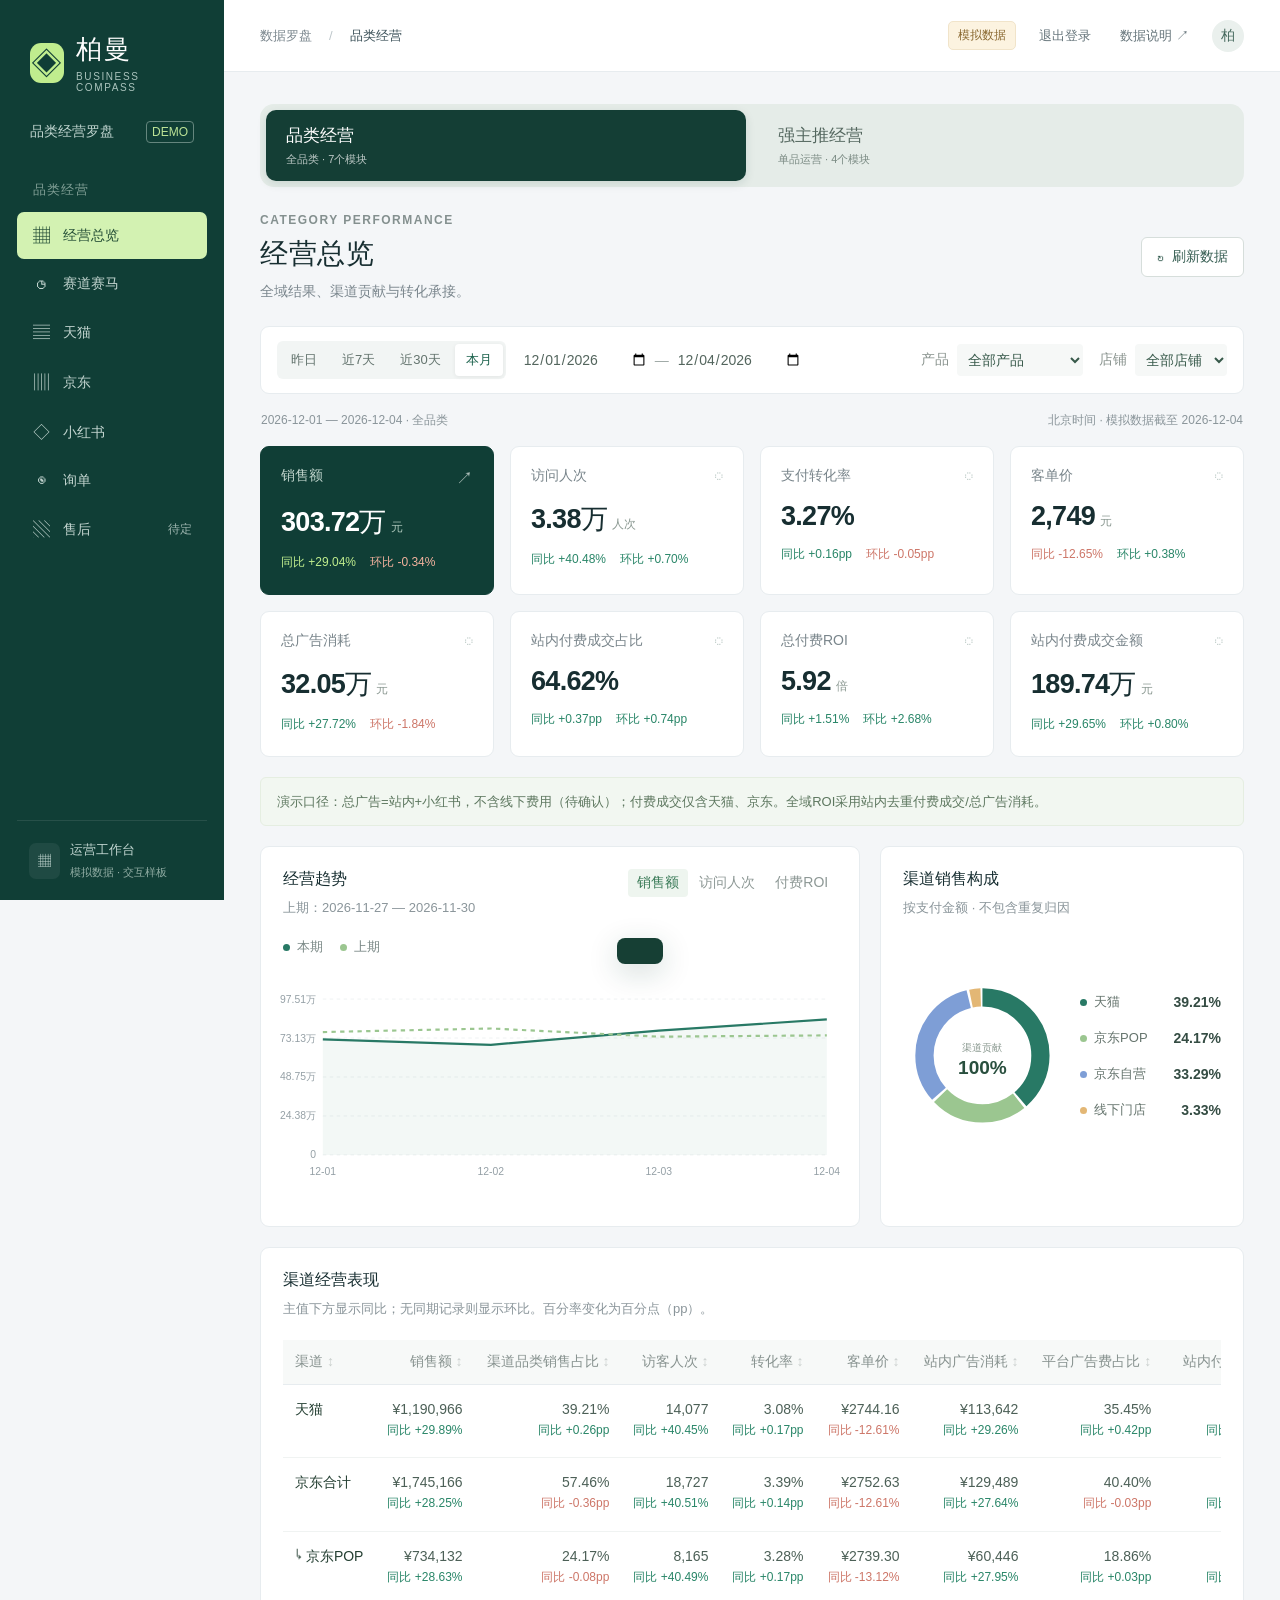
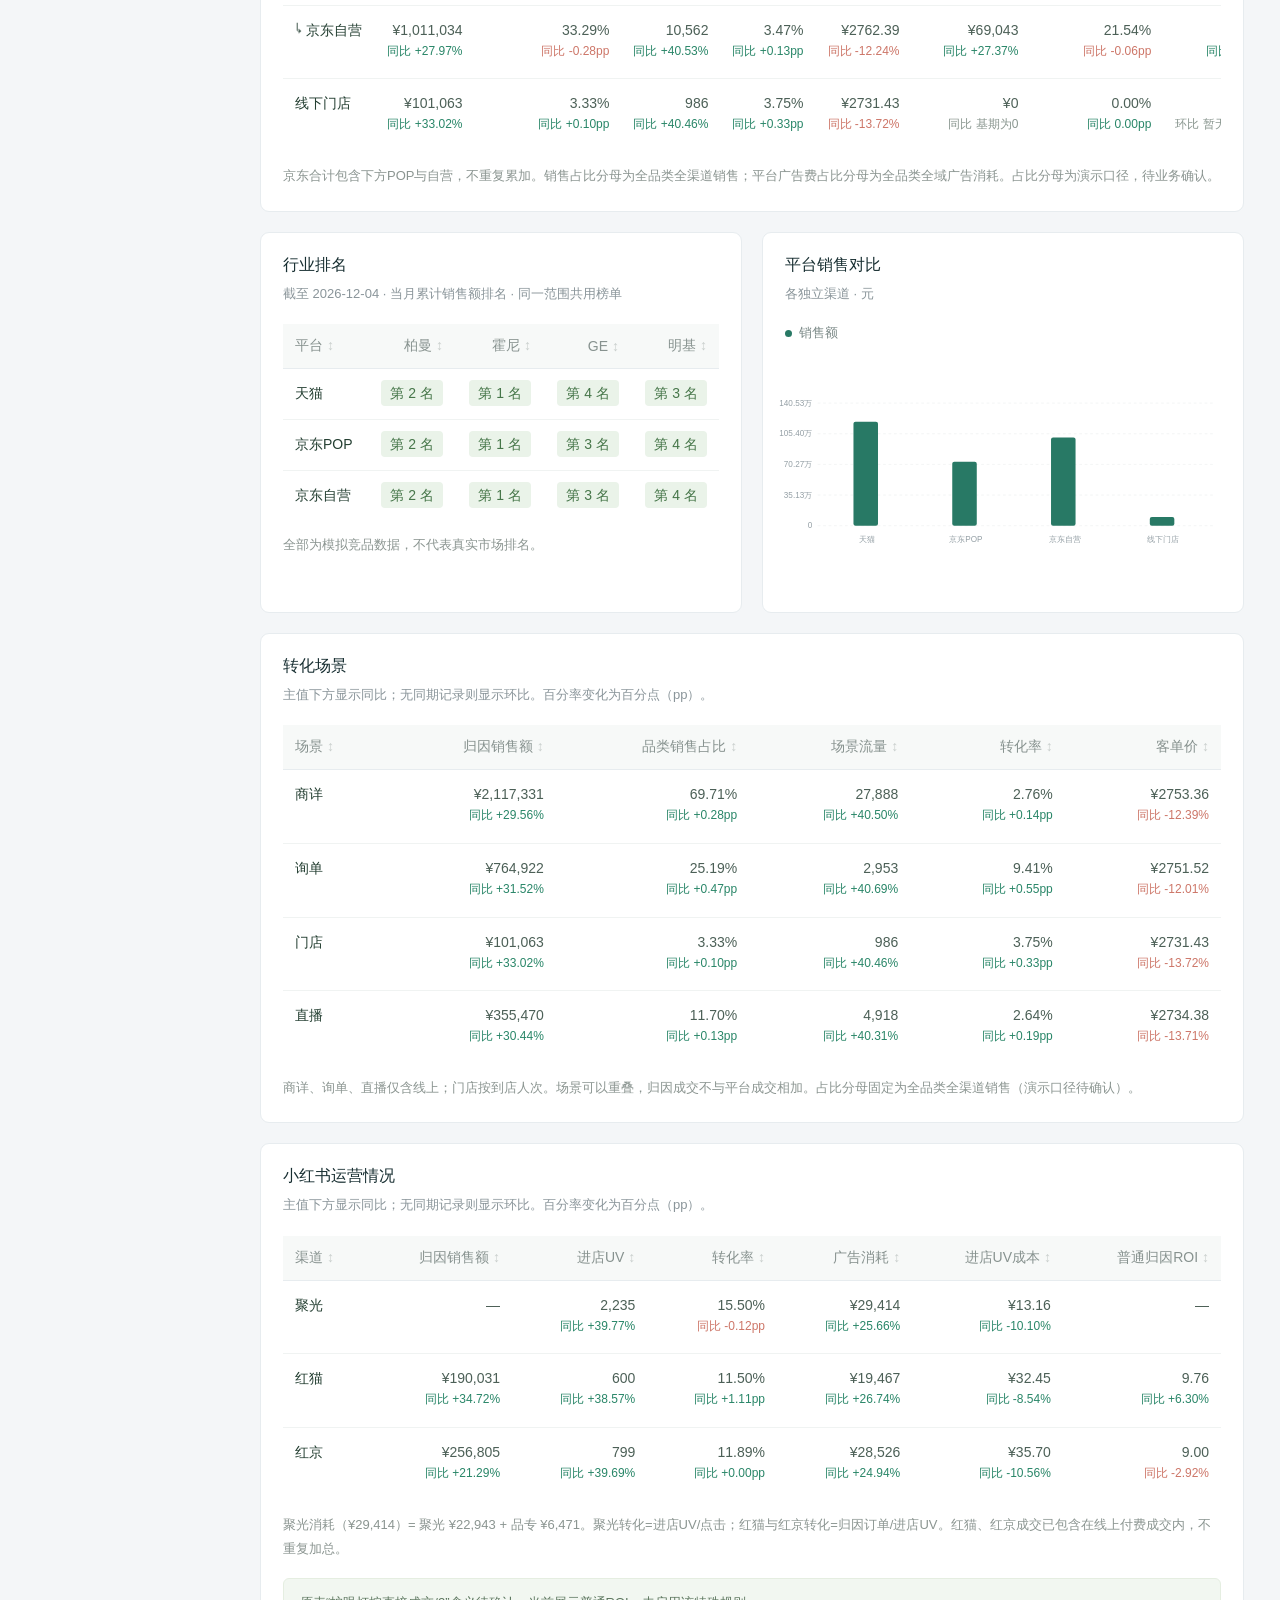
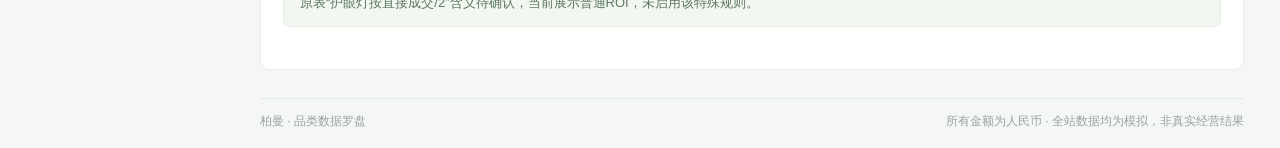
<file: index.html>
<!doctype html>
<html lang="zh-CN">
<head><meta charset="UTF-8"><meta name="viewport" content="width=device-width, initial-scale=1"><meta name="theme-color" content="#113e36"><title>柏曼 · 品类经营罗盘</title><meta name="description" content="品类与强主推商品的电商运营仪表盘，交互模拟样板。"><link rel="icon" href="data:image/svg+xml,%3Csvg xmlns='http://www.w3.org/2000/svg' viewBox='0 0 40 40'%3E%3Crect width='40' height='40' rx='10' fill='%23113e36'/%3E%3Cpath d='M11 29V20h5v9zm8 0V10h5v19zm8 0V15h5v14z' fill='%23b6ef79'/%3E%3C/svg%3E"><link rel="stylesheet" href="style.css"></head>
<body data-mode="category">
<aside class="sidebar" id="sidebar"><a class="brand" href="#overview"><span class="brand-mark">◈</span><span>柏曼<span class="brand-en">BUSINESS COMPASS</span></span></a><div class="workspace-label">品类经营罗盘 <span>DEMO</span></div><nav id="nav" aria-label="页面导航"></nav><div class="sidebar-bottom"><span class="mini-icon">▦</span><div>运营工作台<small>模拟数据 · 交互样板</small></div></div></aside>
<div class="shell"><header class="topbar"><div class="crumb"><button id="menu" class="icon-button" aria-label="展开或收起导航">☰</button><span>数据罗盘</span><span class="slash">/</span><strong id="breadcrumb">品类经营</strong></div><div class="top-right"><span class="demo-badge">模拟数据</span><form id="logout" method="post" action="/access/logout"><button class="text-button">退出登录</button></form><button class="text-button" id="data-info">数据说明 ↗</button><span class="avatar">柏</span></div></header>
<main><nav class="dashboard-tabs" aria-label="切换经营罗盘"><button data-mode-tab="category" class="active" aria-pressed="true">品类经营<span>全品类 · 7个模块</span></button><button data-mode-tab="hero" aria-pressed="false">强主推经营<span>单品运营 · 4个模块</span></button></nav><div class="page-heading"><div><div class="eyebrow" id="eyebrow">CATEGORY PERFORMANCE</div><h1 id="title">经营总览</h1><p id="subtitle">从全域结果，找到增长的来源。</p></div><button class="button" id="refresh">↻ <span>刷新数据</span></button></div>
<section class="filters" aria-label="数据筛选"><div class="period-buttons" id="periods"><button data-days="1">昨日</button><button data-days="7">近7天</button><button data-days="30">近30天</button><button data-days="month" class="active">本月</button></div><div class="dates"><input type="date" id="start" aria-label="开始日期"><span>—</span><input type="date" id="end" aria-label="结束日期"></div><label class="select-wrap"><span>产品</span><select id="product" aria-label="选择产品"></select></label><label class="select-wrap" id="shop-wrap"><span>店铺</span><select id="shop" aria-label="选择店铺"><option value="all">全部店铺</option><option value="天猫">天猫</option><option value="京东POP">京东POP</option><option value="京东自营">京东自营</option></select></label></section>
<div class="data-line"><span id="range-label"></span><span id="updated"></span></div><div id="content" aria-live="polite"></div><footer>柏曼 · 品类数据罗盘 <span>所有金额为人民币 · 全站数据均为模拟，非真实经营结果</span></footer></main></div>
<dialog id="info-dialog"><div class="dialog-header"><h2>数据口径与待确认事项</h2><button id="close-info" class="icon-button" aria-label="关闭">×</button></div>
 <p>全站为固定规则生成的模拟数据，未连接真实平台。刷新不会随机改写历史数据；日期按北京时间截至昨日。顶部两个页签分别对应原Excel的两个Sheet。</p>
 <h3>当前演示口径</h3><p>销售额为支付金额；转化率=支付订单数/访问人次；客单价=销售额/订单数。跨平台访问人次不代表去重人数。站内付费成交仅含天猫、京东POP、自营；付费成交占比的分母为线上销售额。</p>
 <p>全域广告消耗=站内广告+小红书广告，演示暂不含线下费用（原表待确认）。全域付费ROI=站内去重付费成交/全域广告消耗。小红书归因成交是线上付费成交的子集，不再次累加。平台页ROI仅使用该平台站内广告费用。</p>
 <p>渠道销售占比=当前产品渠道销售/全品类全渠道销售；单品占品类销售=单品同渠道销售/全品类同渠道销售。平台广告费占比=平台站内消耗/全品类全域消耗；单品广告费占比=单品同平台站内消耗/全品类同平台站内消耗。上述占比分母为明确的演示解释，仍待业务确认。</p>
 <h3>比较规则</h3><p>同比为去年同日期区间，环比为前一等长时段。比率变化显示百分点（pp），金额、数量及ROI显示相对变化。明细优先同比，无同期记录时使用环比；无基期或基期为零会明确说明。新品按上架日起三个自然月判断。</p>
 <h3>原表待确认</h3><p>“护眼灯按直接成交/2”未启用，保留普通ROI；K仅保留原称，不扩写含义。站内第三个平台在原表重复写京东POP，样板将京东自营列为待确认分组。人群截图右侧“加…”字段被裁切，不猜测补全。</p>
 <p>FS沿用截图的“品类人群”，不与站内“行业人群”混用；TI含义及新增去重规则待确认。内容转化指标和售后统计单位待确认。精灵D按原表保留待上架。</p>
 <h3>每日更新</h3><p>目前仅随日期更新模拟数据。真实数据持续更新仍需报表导入或授权接口，以及云端历史存储。</p></dialog><div id="toast" role="status"></div><script src="data.js"></script><script src="charts.js"></script><script src="dashboard.js"></script><script src="pages.js"></script></body></html>
</file>
<file: style.css>
:root{--bg:#f4f6f8;--ink:#172e31;--muted:#7a868d;--border:#e7ecef;--green:#167864;--deep:#103e36;--lime:#c0ed8e;--blue:#6c91d9;--orange:#e6ac63;--red:#cf6e60;font-family:Inter,"Microsoft YaHei","PingFang SC",sans-serif;color:var(--ink);font-synthesis:none}*{box-sizing:border-box}body{margin:0;background:var(--bg);font-size:14px}button,input,select{font:inherit}button,a,input,select{touch-action:manipulation}button{cursor:pointer}button:focus-visible,a:focus-visible,input:focus-visible,select:focus-visible{outline:3px solid #85b8ee;outline-offset:3px}button{transition:background .15s,box-shadow .15s}button:hover{filter:brightness(.97)}.sidebar{width:224px;background:var(--deep);position:fixed;inset:0 auto 0 0;color:#c2d6d1;display:flex;flex-direction:column;padding:32px 17px 20px;z-index:20}.brand{display:flex;align-items:center;gap:12px;color:white;text-decoration:none;padding:0 13px;font-size:26px;font-weight:700;letter-spacing:2px}.brand-mark{display:grid;place-items:center;width:37px;height:40px;background:var(--lime);color:var(--deep);border-radius:11px;font-size:31px}.brand-en{display:block;font-size:9px;letter-spacing:1.6px;margin-top:4px;font-weight:500;color:#abc4bd}.workspace-label{display:flex;justify-content:space-between;align-items:center;padding:28px 13px 25px;font-size:14px}.workspace-label span{font-size:10px;border:1px solid #65867e;border-radius:4px;padding:3px 5px;color:#bce396}.nav-group{font-size:12px;color:#819f96;padding:13px 16px 10px;letter-spacing:1px}.nav-item{border:0;color:#c3d5d0;background:transparent;width:100%;text-align:left;display:flex;align-items:center;gap:13px;padding:12px 15px;border-radius:7px;margin:3px 0;min-height:44px;font-size:14px}.nav-item.active{background:#d3f2b2;color:#244e36;font-weight:700}.nav-item:hover:not(.active){background:#ffffff0b}.nav-icon{font-size:17px;width:18px;text-align:center}.nav-item small{margin-left:auto;font-size:10px;opacity:.55}.sidebar-bottom{border-top:1px solid #ffffff18;margin-top:auto;padding:20px 12px 0;display:flex;align-items:center;gap:10px;font-size:13px}.sidebar-bottom small{display:block;font-size:11px;color:#90aca3;margin-top:6px}.mini-icon{background:#ffffff10;padding:9px;border-radius:7px}.shell{margin-left:224px}.topbar{height:72px;background:white;border-bottom:1px solid var(--border);display:flex;justify-content:space-between;align-items:center;padding:0 36px}.crumb,.top-right{display:flex;align-items:center;gap:17px}.crumb{color:var(--muted);font-size:13px}.crumb strong{font-weight:500;color:#3c5159}.slash{color:#bdc6ca}.demo-badge{font-size:12px;color:#8a6931;background:#fcf3e0;border:1px solid #f1e4ca;padding:5px 9px;border-radius:5px}.text-button{border:0;background:none;color:#65747a;font-size:13px}.avatar{display:grid;place-items:center;width:32px;height:32px;border-radius:50%;background:#eaf0ed;font-weight:bold;color:#44675c}.icon-button{border:0;background:transparent;font-size:22px;color:#60716d}#menu{display:none}main{max-width:1800px;margin:auto;padding:32px 36px 18px}.page-heading{display:flex;align-items:center;justify-content:space-between;margin-bottom:25px}.eyebrow{font-size:10px;color:#84908f;letter-spacing:2px;font-weight:600;margin-bottom:8px}h1{font-size:28px;letter-spacing:.5px;margin:0;font-weight:650}h2{font-size:16px;margin:0;font-weight:650}h3{font-size:15px}.page-heading p{color:var(--muted);font-size:14px;margin:10px 0 0}.button{border:1px solid #d6dedb;padding:10px 15px;border-radius:6px;background:white;color:#355d51;font-size:13px;display:flex;gap:8px;align-items:center}.filters{display:flex;align-items:center;gap:16px;flex-wrap:wrap;border:1px solid var(--border);padding:14px 16px;border-radius:9px;background:white}.period-buttons{background:#f2f5f4;padding:3px;border-radius:6px;display:flex;gap:3px}.period-buttons button{border:0;background:none;padding:7px 11px;border-radius:4px;color:#64746e;font-size:12px}.period-buttons .active{color:#1b624c;background:#fff;box-shadow:0 1px 4px #00000012;font-weight:bold}.dates{display:flex;align-items:center;gap:7px;color:#a0aaa7}.dates input{border:0;background:transparent;color:#53655d;font-size:12px;width:110px}.select-wrap{display:flex;align-items:center;gap:8px;margin-left:auto;color:#89938e;font-size:12px}.select-wrap+.select-wrap{margin-left:0}.select-wrap select{border:0;background:#f6f8f7;border-radius:4px;padding:7px;color:#37594a;max-width:145px}.data-line{display:flex;justify-content:space-between;color:#8a959a;font-size:12px;padding:16px 1px}.stats{display:grid;grid-template-columns:repeat(4,minmax(0,1fr));gap:16px;margin-bottom:20px}.stat{background:white;border:1px solid var(--border);padding:20px;border-radius:9px;min-width:0}.stat.primary{background:var(--deep);border-color:var(--deep);color:white}.stat-top{display:flex;justify-content:space-between;gap:8px;color:#79858b;font-size:13px}.primary .stat-top{color:#c1d5cd}.stat-symbol{color:#aebfba;font-size:17px}.stat-number{font-family:Inter,"Segoe UI",sans-serif;font-size:29px;letter-spacing:-.7px;font-weight:650;margin:14px 0 12px;font-variant-numeric:tabular-nums}.stat-number small{font-size:12px;font-weight:400;letter-spacing:0;color:#899790;margin-left:5px}.primary .stat-number small{color:#acc6ba}.stat-foot{display:flex;gap:12px;color:#89948f;font-size:11px;flex-wrap:wrap}.positive{color:#298668}.negative{color:#cd7668}.primary .positive{color:var(--lime)}.primary .stat-foot{color:#b9c9c0}.grid{display:grid;grid-template-columns:1.65fr 1fr;gap:20px;margin-bottom:20px}.grid.equal{grid-template-columns:1fr 1fr}.panel{background:white;border:1px solid var(--border);border-radius:9px;padding:22px;min-width:0;margin-bottom:20px}.grid>.panel{margin-bottom:0}.panel-head{display:flex;justify-content:space-between;align-items:flex-start;gap:12px;margin-bottom:20px}.panel-sub{color:#8a959a;font-size:12px;line-height:1.65;margin-top:7px}.chart-tabs{display:flex;gap:2px;flex-wrap:wrap}.chart-tabs button{border:0;background:transparent;padding:5px 9px;color:#8d9895;border-radius:4px;font-size:12px}.chart-tabs button.active{background:#eef5ef;color:#397a57;font-weight:600}.legend{display:flex;gap:17px;align-items:center;flex-wrap:wrap;font-size:11px;color:#7b8987;margin:0 0 10px}.legend i,.donut-list i{display:inline-block;width:7px;height:7px;border-radius:50%;margin-right:7px}.chart{width:100%;height:235px;overflow:visible}.chart text{font:11px Inter,"Microsoft YaHei",sans-serif;fill:#95a0a6}.chart .gridline{stroke:#edf0f1;stroke-dasharray:4 4}.chart-hit{fill:transparent}.chart-point{opacity:0}.chart-hit:hover+.chart-point{opacity:1}.donut-wrap{display:flex;align-items:center;justify-content:space-around;gap:18px;min-height:235px}.donut-svg{width:180px;max-width:50%;flex-shrink:0}.donut-list{list-style:none;margin:0;padding:0;width:100%;max-width:210px}.donut-list li{display:flex;align-items:center;justify-content:space-between;padding:9px 0;font-size:12px;color:#65746d;gap:12px}.donut-list b{font-size:13px;color:#344c43;font-variant-numeric:tabular-nums}.table-scroll{overflow:auto}table{border-collapse:collapse;width:100%;white-space:nowrap;font-size:12px;text-align:right}th{font-weight:500;color:#87928f;font-size:12px;background:#f7f9f8;padding:13px 12px;border-bottom:1px solid var(--border)}td{padding:16px 12px;border-bottom:1px solid #f0f3f2;color:#4c6057;font-variant-numeric:tabular-nums}th:first-child,td:first-child{text-align:left}tbody tr:last-child td{border-bottom:0}tbody tr:hover{background:#f8fbf9}th button{border:0;background:none;color:inherit;font-size:inherit;padding:0}td:first-child{color:#243f32;font-weight:500}.bar-track{height:7px;background:#edf3ee;border-radius:4px;min-width:75px;overflow:hidden}.bar-fill{background:#6fa18b;height:100%;border-radius:4px}.insight{background:#f2f7f1;border:1px solid #e5eee1;padding:12px 16px;display:flex;align-items:center;gap:10px;color:#5d775f;font-size:12px;border-radius:6px;line-height:1.8;margin-top:16px}.note{font-size:12px;color:#8b9591;line-height:1.8;margin:12px 0 0}.section-heading{display:flex;justify-content:space-between;align-items:center;margin:28px 0 16px}.section-heading span{color:#91a09a;font-size:12px}.pill{display:inline-block;font-size:11px;color:#468164;background:#edf6ed;padding:4px 8px;border-radius:4px}.pill.warn{background:#faf1df;color:#a27c39}.rank{background:#eaf3e9;padding:5px 9px;border-radius:4px;color:#467649}.large-empty{text-align:center;padding:48px 20px}.large-empty p{max-width:550px;margin:14px auto;color:#87968d;line-height:1.9}.pending-symbol{font-size:44px;color:#a8c0ac;margin-bottom:20px}footer{padding:14px 0 0;border-top:1px solid #e4e9e6;color:#9aa49e;font-size:11px;display:flex;justify-content:space-between;gap:10px;margin-top:28px}dialog{border:1px solid var(--border);border-radius:12px;max-width:600px;width:90vw;padding:28px;color:#496157;box-shadow:0 20px 70px #173d3320}dialog::backdrop{background:#153a3355;backdrop-filter:blur(3px)}dialog p{font-size:14px;line-height:1.9}.dialog-header{display:flex;align-items:center;justify-content:space-between;margin-bottom:18px}#toast{position:fixed;bottom:26px;left:50%;transform:translateX(-50%) translateY(90px);background:#163f34;color:white;padding:13px 23px;border-radius:8px;z-index:100;transition:transform .2s;box-shadow:0 8px 30px #103e3630;font-size:13px}#toast.show{transform:translateX(-50%) translateY(0)}.budget-row{display:grid;grid-template-columns:90px 1fr 95px;gap:18px;align-items:center;margin:22px 0;font-size:12px;color:#6f8075}.budget-row .bar-track{height:13px}.budget-row b{text-align:right;font-weight:500}.budget-total{display:flex;align-items:baseline;gap:10px;font-size:29px;font-weight:600;margin:10px 0 8px}.budget-total span{font-size:12px;color:#8a9790;font-weight:400}.count-label{font-size:12px;color:#87978b}.tagline{border-left:3px solid #87b88a;padding-left:12px;margin-top:12px;color:#718570;font-size:12px}.shop-note{margin-bottom:18px;color:#76847e;font-size:12px}.chart-tooltip{position:fixed;pointer-events:none;background:#183f35ed;color:white;border-radius:7px;padding:10px 13px;font-size:12px;z-index:80;line-height:1.6;box-shadow:0 4px 16px #0002;display:none}
.sidebar nav{flex:1;min-height:0;overflow:auto;scrollbar-width:thin;scrollbar-color:#557c6d transparent}table,th{font-size:14px}.panel-sub,.legend,.donut-list li,.chart-tabs button,.period-buttons button{font-size:13px}.stat-top{font-size:14px}.chart text{font-size:12px}.stat-foot{font-size:12px}.brand-en{font-size:10px}.workspace-label span{font-size:12px}.eyebrow{font-size:12px;letter-spacing:1.5px}.nav-group{font-size:13px}.nav-item small{font-size:12px}footer{font-size:12px}.select-wrap,.dates input,.button{font-size:14px}.dates input{width:126px}.count-label,.budget-row,.note,.insight{font-size:13px}.donut-list b{font-size:14px}
@media(min-width:1600px){.stats{grid-template-columns:repeat(4,1fr)}.chart{height:260px}.stat-number{font-size:34px}}
@media(max-width:1200px){.sidebar{width:200px;padding-left:10px;padding-right:10px}.shell{margin-left:200px}main{padding:26px 24px}.topbar{padding:0 24px}.stats{gap:12px}.stat{padding:16px}.stat-number{font-size:25px}.grid{grid-template-columns:1.35fr 1fr}.donut-wrap{gap:9px}.donut-svg{width:140px}.filters{gap:10px}.select-wrap{margin-left:0}.panel{padding:18px}.stat-foot{gap:6px}}
@media(max-width:950px){.stats{grid-template-columns:repeat(2,minmax(0,1fr))}.grid,.grid.equal{grid-template-columns:1fr}.donut-svg{width:190px}.donut-wrap{justify-content:center;gap:40px}.chart{height:230px}}
@media(max-width:700px){.sidebar{transform:translateX(-100%);transition:transform .2s;width:220px;box-shadow:15px 0 60px #173d3330}.sidebar.open{transform:translateX(0)}.shell{margin-left:0}#menu{display:block}.topbar{height:60px;padding:0 16px}.top-right{gap:8px}.crumb{gap:10px}.avatar{display:none}main{padding:22px 15px}.page-heading{align-items:center}h1{font-size:24px}.page-heading p{font-size:12px}.eyebrow{font-size:9px}.button{padding:9px 10px}.filters{padding:12px;gap:12px}.dates{width:100%;order:3}.dates input{flex:1}.data-line{gap:12px;font-size:10px}.stat{padding:14px}.stat-number{font-size:26px}.stat-foot{font-size:10px}.stat-top{font-size:12px}.panel{padding:16px}.panel-head{flex-wrap:wrap}footer{flex-direction:column;line-height:1.7}.select-wrap select{max-width:115px}.donut-wrap{gap:24px}.budget-row{grid-template-columns:60px 1fr 80px}.brand-en{font-size:9px}}
@media(prefers-reduced-motion:reduce){*{transition:none!important}}
@media(max-width:700px){.chart text{font-size:14px}.chart{height:205px}.stat-foot{font-size:12px}.data-line{font-size:12px;flex-wrap:wrap}.eyebrow{font-size:12px}.page-heading p{font-size:14px}.stat-top{font-size:14px}.brand-en{font-size:10px}.dates input{min-width:0}}
.compare{display:block;white-space:nowrap;font-size:12px;line-height:1.8;font-weight:400}.muted{color:#89968f}.cell-value{display:block;margin-bottom:3px}.stat-foot{gap:4px 14px}.stat.primary .muted{color:#bccdc6}.stat.primary .negative{color:#f4b29e}.insight{margin-bottom:20px}.chart-empty{height:230px;display:grid;place-items:center;color:#8c9990;background:#fafcfb;border-radius:6px}.detail-block{margin-top:20px;border-top:1px solid var(--border);padding-top:15px}.detail-block summary{cursor:pointer;color:#37725b;font-size:14px;margin-bottom:15px}.switch-dashboard{text-decoration:none;color:#24664d;border-right:1px solid #e1e8e3;padding-right:15px}.stat-number{font-size:27px}.table-scroll{max-width:100%}.sidebar-bottom{margin-top:18px}table td{vertical-align:top}.panel>.note{line-height:1.9}.data-line{line-height:1.7}#info-dialog h3{margin-top:22px}.stat-foot>.compare{white-space:normal}.nav-item small{opacity:.8}.chart-tabs button{font-size:14px}
@media(max-width:700px){.top-right{gap:4px}.text-button{font-size:12px}.switch-dashboard{padding-right:6px}.crumb>span:not(:first-of-type){display:none}.crumb{gap:6px}.crumb strong{display:none}.stat-number{font-size:24px}.stat-foot .compare{font-size:12px}.page-heading .button{font-size:12px}.filters .select-wrap{font-size:14px}.chart-empty{height:190px}}

.dashboard-tabs{display:flex;gap:12px;margin-bottom:26px;padding:6px;background:#e5ece8;border-radius:14px}.dashboard-tabs button{flex:1;border:0;border-radius:10px;background:transparent;color:#53665e;padding:14px 20px;text-align:left;font-size:17px;font-weight:700;cursor:pointer}.dashboard-tabs button.active{background:#143e35;color:#fff;box-shadow:0 3px 10px #123e3520}.dashboard-tabs span{display:block;font-size:11px;font-weight:400;margin-top:5px;opacity:.72}#logout{margin:0}@media(max-width:700px){.dashboard-tabs button{padding:12px;font-size:15px}.top-right .demo-badge{display:none}}
</file>
